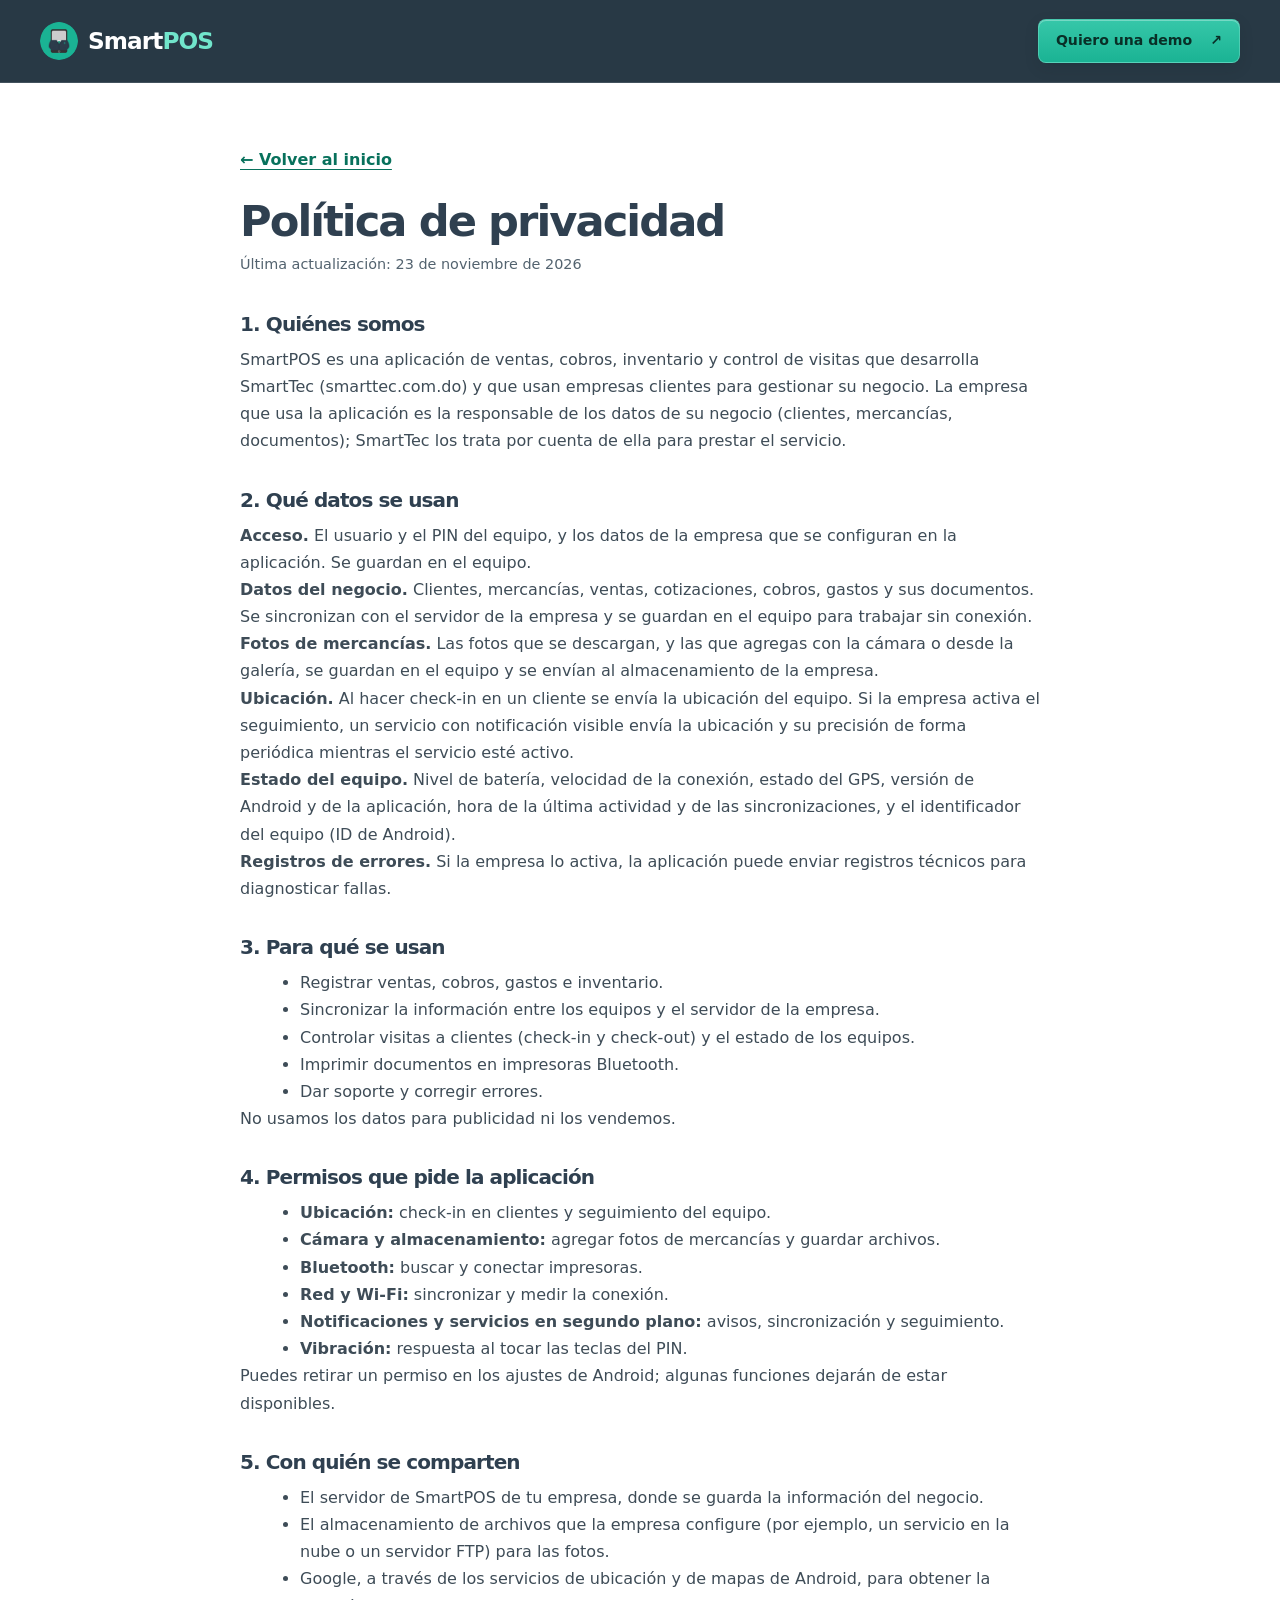
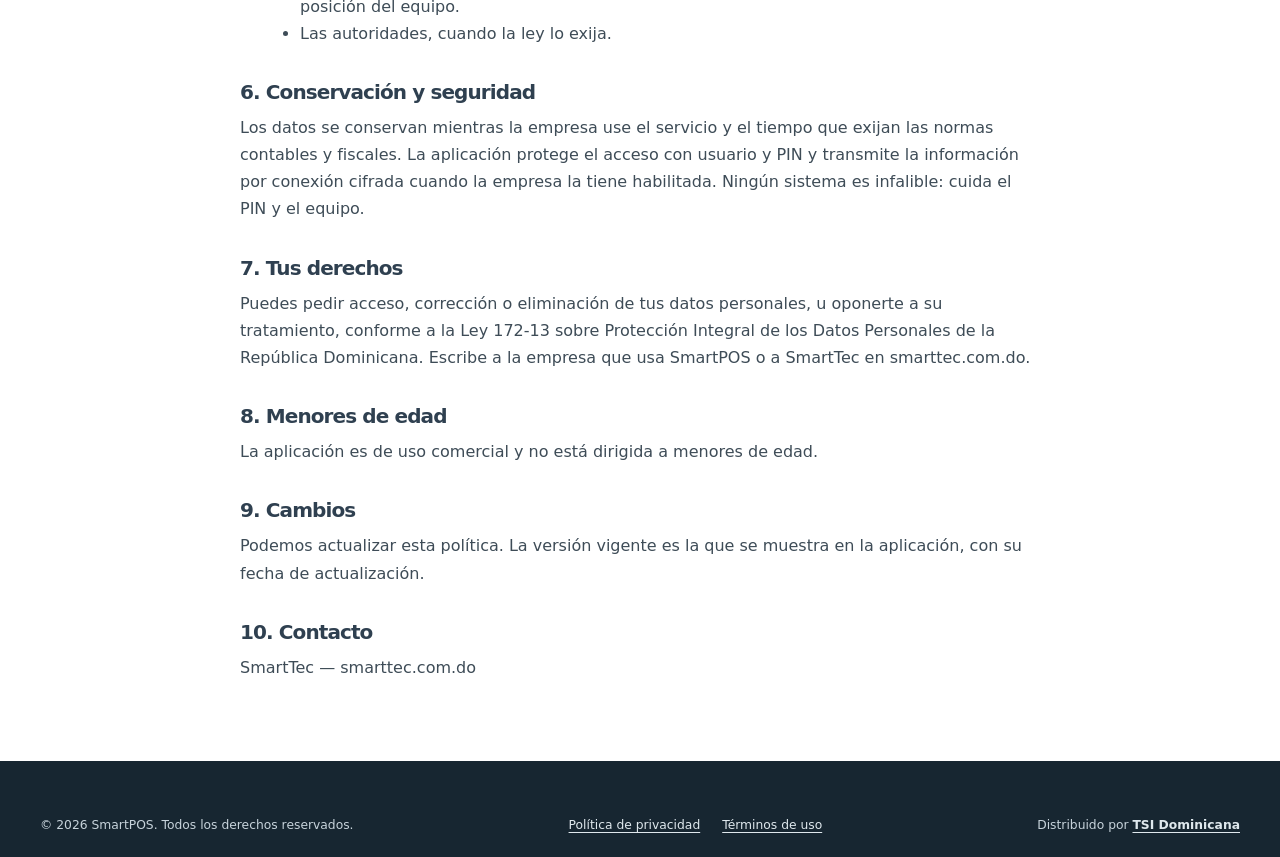
<file: privacidad.html>
<!doctype html>
<html lang="es">
<head>
<meta charset="utf-8">
<meta name="viewport" content="width=device-width, initial-scale=1">
<title>Política de privacidad · SmartPOS</title>
<meta name="description" content="Política de privacidad de la aplicación SmartPOS.">
<link rel="icon" href="favicon.ico?v=b4a240af" sizes="any">
<link rel="icon" type="image/png" sizes="32x32" href="assets/favicon-32.png?v=d5cd2c91">
<link rel="icon" type="image/png" sizes="192x192" href="assets/icon-192.png?v=b89b2a03">
<link rel="apple-touch-icon" href="assets/apple-touch-icon.png?v=e7a55068">
<link rel="manifest" href="manifest.webmanifest?v=994ffbb9">
<link rel="canonical" href="https://smartposapp.net/privacidad.html">
<meta property="og:type" content="website">
<meta property="og:site_name" content="SmartPOS">
<meta property="og:locale" content="es_DO">
<meta property="og:url" content="https://smartposapp.net/privacidad.html">
<meta property="og:title" content="Política de privacidad · SmartPOS">
<meta property="og:description" content="Cómo SmartPOS trata los datos en la aplicación para vendedores de ruta.">
<meta property="og:image" content="https://smartposapp.net/assets/og-image.jpg">
<meta property="og:image:secure_url" content="https://smartposapp.net/assets/og-image.jpg">
<meta property="og:image:type" content="image/jpeg">
<meta property="og:image:width" content="1200">
<meta property="og:image:height" content="630">
<meta property="og:image:alt" content="SmartPOS: vende y cobra con señal o sin ella. App para vendedores de ruta de República Dominicana.">
<meta name="twitter:card" content="summary_large_image">
<meta name="twitter:title" content="Política de privacidad · SmartPOS">
<meta name="twitter:description" content="Cómo SmartPOS trata los datos en la aplicación para vendedores de ruta.">
<meta name="twitter:image" content="https://smartposapp.net/assets/og-image.jpg">
<meta name="robots" content="index,follow">
<link rel="stylesheet" href="style.css?v=397f2ec0">
<style>
.legal { padding-block: 64px 80px; background: #fff; }
.legal .wrap { max-width: 800px; }
.legal h1 { margin-bottom: 8px; color: var(--steel); font-size: clamp(2rem, 4vw, 2.7rem); }
.legal .upd { margin-bottom: 36px; color: var(--muted); font-size: .9rem; }
.legal h2 { margin: 34px 0 10px; color: var(--steel); font-size: 1.25rem; }
.legal p, .legal li { color: #3e4c57; line-height: 1.7; }
.legal ul { margin: 10px 0 0 20px; }
.legal a { color: var(--green-ink); }
.legal__back { display: inline-block; margin-bottom: 26px; font-weight: 600; }
</style>
<script>
(function(){
  window.dataLayer=window.dataLayer||[];
  window.gtag=function(){dataLayer.push(arguments)};
  // Analytics solo cuenta visitas del sitio publicado (no pruebas locales).
  var live=/(^|\.)smartposapp\.net$/.test(location.hostname) && location.search.indexOf('noanim')<0;
  window.track=function(n,p){ if(live) gtag('event',n,p||{}); };
  if(!live) return;
  var s=document.createElement('script'); s.async=true; s.src='https://www.googletagmanager.com/gtag/js?id=G-PFV7B84JB6'; document.head.appendChild(s);
  gtag('js',new Date()); gtag('config','G-PFV7B84JB6');
})();
</script>
</head>
<body>
  <header class="nav" id="top">
    <div class="wrap nav__in">
      <a class="brand" href="index.html" aria-label="SmartPOS, inicio"><img src="assets/icon.png?v=32d2bb99" alt="" width="38" height="38"><span>Smart<b>POS</b></span></a>
      <nav class="nav__links" aria-label="Navegación principal"><a class="btn btn--small" href="index.html#contacto">Quiero una demo <span aria-hidden="true">↗</span></a></nav>
    </div>
  </header>
  <main class="legal">
    <div class="wrap">
      <a class="legal__back" href="index.html">← Volver al inicio</a>
      <h1>Política de privacidad</h1>
      <p class="upd">Última actualización: 23 de noviembre de 2026</p>

<h2>1. Quiénes somos</h2>
<p>SmartPOS es una aplicación de ventas, cobros, inventario y control de visitas que desarrolla SmartTec (smarttec.com.do) y que usan empresas clientes para gestionar su negocio. La empresa que usa la aplicación es la responsable de los datos de su negocio (clientes, mercancías, documentos); SmartTec los trata por cuenta de ella para prestar el servicio.</p>

<h2>2. Qué datos se usan</h2>
<p><b>Acceso.</b> El usuario y el PIN del equipo, y los datos de la empresa que se configuran en la aplicación. Se guardan en el equipo.</p>
<p><b>Datos del negocio.</b> Clientes, mercancías, ventas, cotizaciones, cobros, gastos y sus documentos. Se sincronizan con el servidor de la empresa y se guardan en el equipo para trabajar sin conexión.</p>
<p><b>Fotos de mercancías.</b> Las fotos que se descargan, y las que agregas con la cámara o desde la galería, se guardan en el equipo y se envían al almacenamiento de la empresa.</p>
<p><b>Ubicación.</b> Al hacer check-in en un cliente se envía la ubicación del equipo. Si la empresa activa el seguimiento, un servicio con notificación visible envía la ubicación y su precisión de forma periódica mientras el servicio esté activo.</p>
<p><b>Estado del equipo.</b> Nivel de batería, velocidad de la conexión, estado del GPS, versión de Android y de la aplicación, hora de la última actividad y de las sincronizaciones, y el identificador del equipo (ID de Android).</p>
<p><b>Registros de errores.</b> Si la empresa lo activa, la aplicación puede enviar registros técnicos para diagnosticar fallas.</p>

<h2>3. Para qué se usan</h2>
<ul>
<li>Registrar ventas, cobros, gastos e inventario.</li>
<li>Sincronizar la información entre los equipos y el servidor de la empresa.</li>
<li>Controlar visitas a clientes (check-in y check-out) y el estado de los equipos.</li>
<li>Imprimir documentos en impresoras Bluetooth.</li>
<li>Dar soporte y corregir errores.</li>
</ul>
<p>No usamos los datos para publicidad ni los vendemos.</p>

<h2>4. Permisos que pide la aplicación</h2>
<ul>
<li><b>Ubicación:</b> check-in en clientes y seguimiento del equipo.</li>
<li><b>Cámara y almacenamiento:</b> agregar fotos de mercancías y guardar archivos.</li>
<li><b>Bluetooth:</b> buscar y conectar impresoras.</li>
<li><b>Red y Wi-Fi:</b> sincronizar y medir la conexión.</li>
<li><b>Notificaciones y servicios en segundo plano:</b> avisos, sincronización y seguimiento.</li>
<li><b>Vibración:</b> respuesta al tocar las teclas del PIN.</li>
</ul>
<p>Puedes retirar un permiso en los ajustes de Android; algunas funciones dejarán de estar disponibles.</p>

<h2>5. Con quién se comparten</h2>
<ul>
<li>El servidor de SmartPOS de tu empresa, donde se guarda la información del negocio.</li>
<li>El almacenamiento de archivos que la empresa configure (por ejemplo, un servicio en la nube o un servidor FTP) para las fotos.</li>
<li>Google, a través de los servicios de ubicación y de mapas de Android, para obtener la posición del equipo.</li>
<li>Las autoridades, cuando la ley lo exija.</li>
</ul>

<h2>6. Conservación y seguridad</h2>
<p>Los datos se conservan mientras la empresa use el servicio y el tiempo que exijan las normas contables y fiscales. La aplicación protege el acceso con usuario y PIN y transmite la información por conexión cifrada cuando la empresa la tiene habilitada. Ningún sistema es infalible: cuida el PIN y el equipo.</p>

<h2>7. Tus derechos</h2>
<p>Puedes pedir acceso, corrección o eliminación de tus datos personales, u oponerte a su tratamiento, conforme a la Ley 172-13 sobre Protección Integral de los Datos Personales de la República Dominicana. Escribe a la empresa que usa SmartPOS o a SmartTec en smarttec.com.do.</p>

<h2>8. Menores de edad</h2>
<p>La aplicación es de uso comercial y no está dirigida a menores de edad.</p>

<h2>9. Cambios</h2>
<p>Podemos actualizar esta política. La versión vigente es la que se muestra en la aplicación, con su fecha de actualización.</p>

<h2>10. Contacto</h2>
<p>SmartTec — smarttec.com.do</p>
    </div>
  </main>
  <footer class="footer">
    <div class="wrap footer__bottom">
      <p>© <span id="year">2026</span> SmartPOS. Todos los derechos reservados.</p>
      <nav class="footer__legal" aria-label="Información legal"><a href="privacidad.html" aria-current="page">Política de privacidad</a><a href="terminos.html">Términos de uso</a></nav>
      <p class="footer__by">Distribuido por <a href="https://tsi.com.do" target="_blank" rel="noopener">TSI Dominicana</a></p>
    </div>
  </footer>
  <script>document.getElementById("year").textContent=new Date().getFullYear();</script>
</body>
</html>
</file>
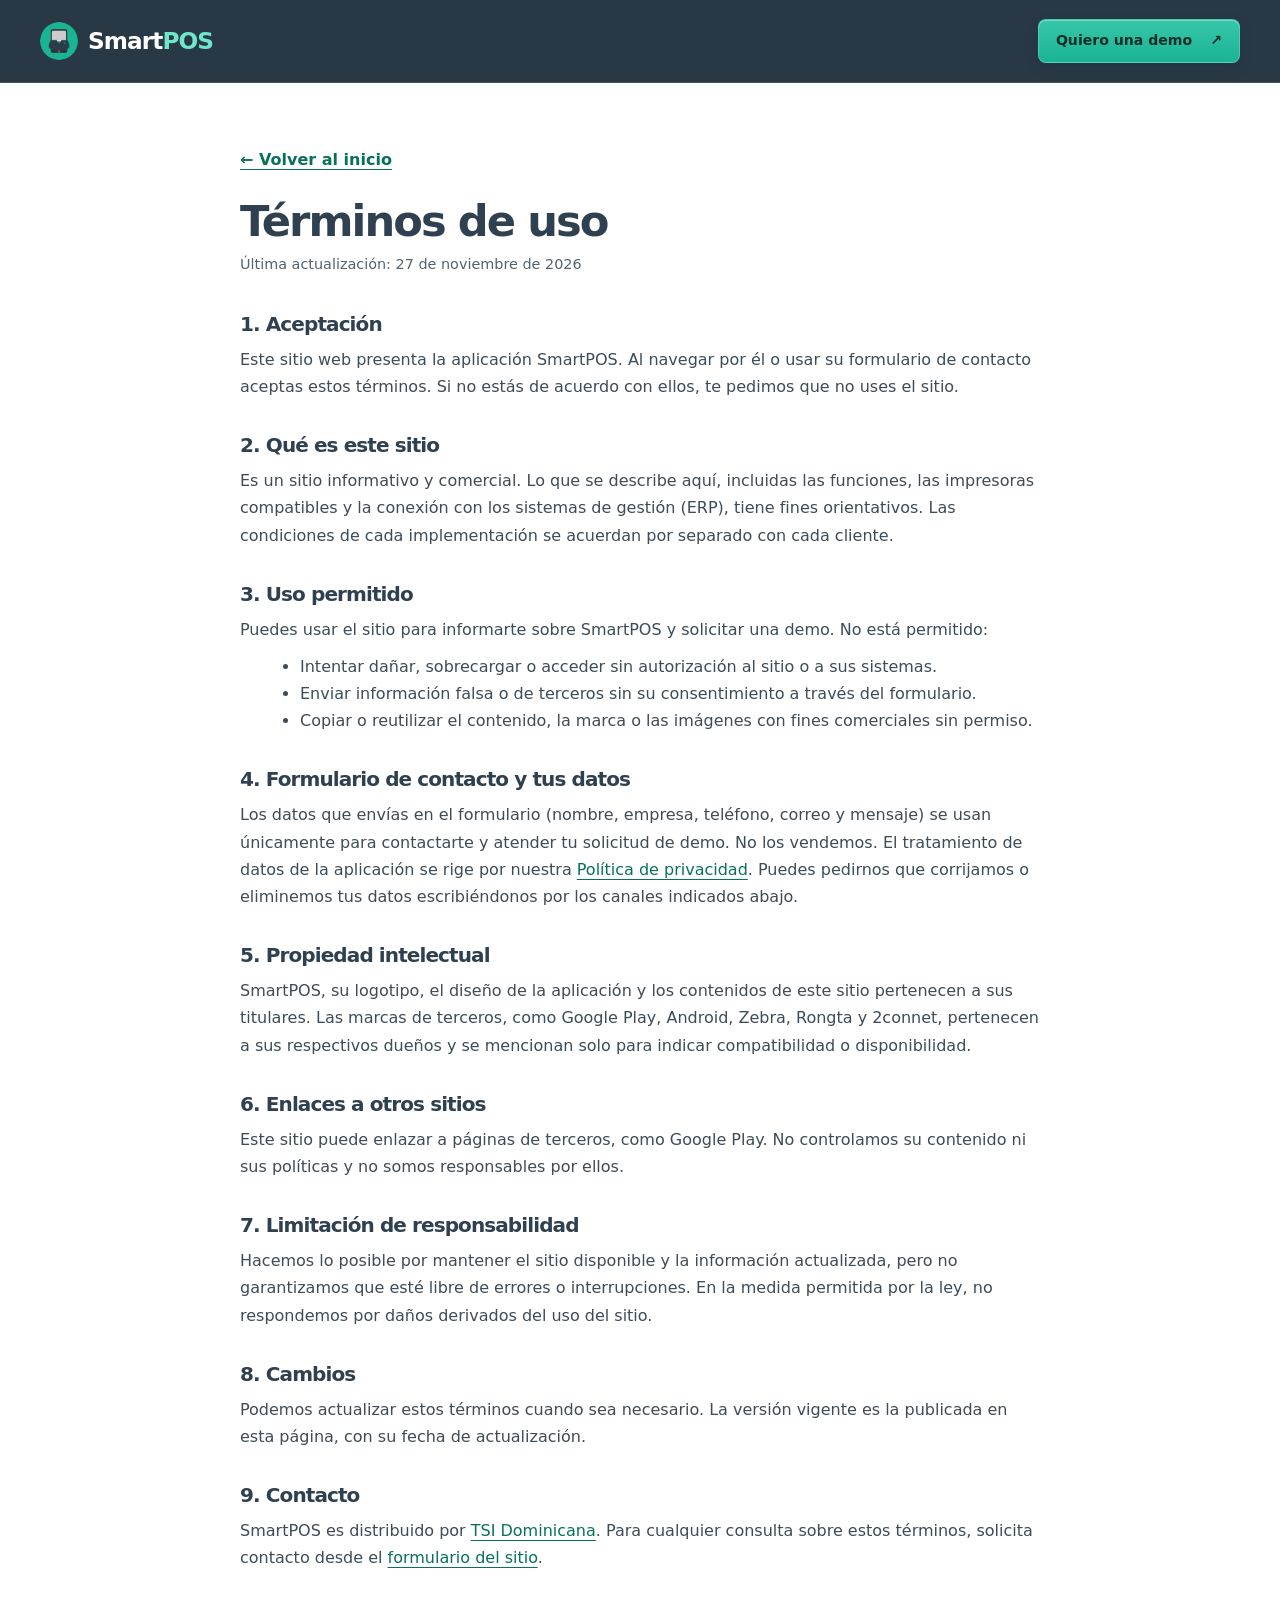
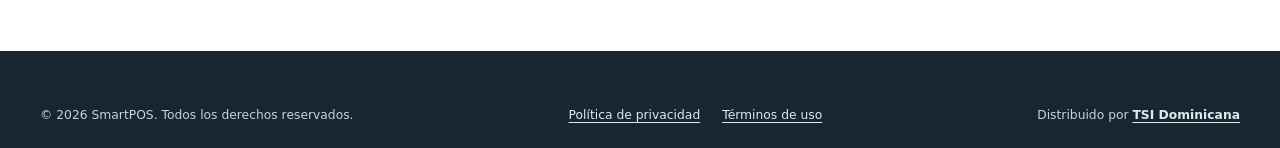
<file: terminos.html>
<!doctype html>
<html lang="es">
<head>
<meta charset="utf-8">
<meta name="viewport" content="width=device-width, initial-scale=1">
<title>Términos de uso · SmartPOS</title>
<meta name="description" content="Términos de uso del sitio web de SmartPOS.">
<link rel="icon" href="favicon.ico?v=b4a240af" sizes="any">
<link rel="icon" type="image/png" sizes="32x32" href="assets/favicon-32.png?v=d5cd2c91">
<link rel="icon" type="image/png" sizes="192x192" href="assets/icon-192.png?v=b89b2a03">
<link rel="apple-touch-icon" href="assets/apple-touch-icon.png?v=e7a55068">
<link rel="manifest" href="manifest.webmanifest?v=994ffbb9">
<link rel="canonical" href="https://smartposapp.net/terminos.html">
<meta property="og:type" content="website">
<meta property="og:site_name" content="SmartPOS">
<meta property="og:locale" content="es_DO">
<meta property="og:url" content="https://smartposapp.net/terminos.html">
<meta property="og:title" content="Términos de uso · SmartPOS">
<meta property="og:description" content="Términos de uso del sitio web de SmartPOS.">
<meta property="og:image" content="https://smartposapp.net/assets/og-image.jpg">
<meta property="og:image:secure_url" content="https://smartposapp.net/assets/og-image.jpg">
<meta property="og:image:type" content="image/jpeg">
<meta property="og:image:width" content="1200">
<meta property="og:image:height" content="630">
<meta property="og:image:alt" content="SmartPOS: vende y cobra con señal o sin ella. App para vendedores de ruta de República Dominicana.">
<meta name="twitter:card" content="summary_large_image">
<meta name="twitter:title" content="Términos de uso · SmartPOS">
<meta name="twitter:description" content="Términos de uso del sitio web de SmartPOS.">
<meta name="twitter:image" content="https://smartposapp.net/assets/og-image.jpg">
<meta name="robots" content="index,follow">
<link rel="stylesheet" href="style.css?v=397f2ec0">
<style>
.legal { padding-block: 64px 80px; background: #fff; }
.legal .wrap { max-width: 800px; }
.legal h1 { margin-bottom: 8px; color: var(--steel); font-size: clamp(2rem, 4vw, 2.7rem); }
.legal .upd { margin-bottom: 36px; color: var(--muted); font-size: .9rem; }
.legal h2 { margin: 34px 0 10px; color: var(--steel); font-size: 1.25rem; }
.legal p, .legal li { color: #3e4c57; line-height: 1.7; }
.legal ul { margin: 10px 0 0 20px; }
.legal a { color: var(--green-ink); }
.legal__back { display: inline-block; margin-bottom: 26px; font-weight: 600; }
</style>
<script>
(function(){
  window.dataLayer=window.dataLayer||[];
  window.gtag=function(){dataLayer.push(arguments)};
  // Analytics solo cuenta visitas del sitio publicado (no pruebas locales).
  var live=/(^|\.)smartposapp\.net$/.test(location.hostname) && location.search.indexOf('noanim')<0;
  window.track=function(n,p){ if(live) gtag('event',n,p||{}); };
  if(!live) return;
  var s=document.createElement('script'); s.async=true; s.src='https://www.googletagmanager.com/gtag/js?id=G-PFV7B84JB6'; document.head.appendChild(s);
  gtag('js',new Date()); gtag('config','G-PFV7B84JB6');
})();
</script>
</head>
<body>
  <header class="nav" id="top">
    <div class="wrap nav__in">
      <a class="brand" href="index.html" aria-label="SmartPOS, inicio"><img src="assets/icon.png?v=32d2bb99" alt="" width="38" height="38"><span>Smart<b>POS</b></span></a>
      <nav class="nav__links" aria-label="Navegación principal"><a class="btn btn--small" href="index.html#contacto">Quiero una demo <span aria-hidden="true">↗</span></a></nav>
    </div>
  </header>
  <main class="legal">
    <div class="wrap">
      <a class="legal__back" href="index.html">← Volver al inicio</a>
      <h1>Términos de uso</h1>
      <p class="upd">Última actualización: 27 de noviembre de 2026</p>

      <h2>1. Aceptación</h2>
      <p>Este sitio web presenta la aplicación SmartPOS. Al navegar por él o usar su formulario de contacto aceptas estos términos. Si no estás de acuerdo con ellos, te pedimos que no uses el sitio.</p>

      <h2>2. Qué es este sitio</h2>
      <p>Es un sitio informativo y comercial. Lo que se describe aquí, incluidas las funciones, las impresoras compatibles y la conexión con los sistemas de gestión (ERP), tiene fines orientativos. Las condiciones de cada implementación se acuerdan por separado con cada cliente.</p>

      <h2>3. Uso permitido</h2>
      <p>Puedes usar el sitio para informarte sobre SmartPOS y solicitar una demo. No está permitido:</p>
      <ul>
        <li>Intentar dañar, sobrecargar o acceder sin autorización al sitio o a sus sistemas.</li>
        <li>Enviar información falsa o de terceros sin su consentimiento a través del formulario.</li>
        <li>Copiar o reutilizar el contenido, la marca o las imágenes con fines comerciales sin permiso.</li>
      </ul>

      <h2>4. Formulario de contacto y tus datos</h2>
      <p>Los datos que envías en el formulario (nombre, empresa, teléfono, correo y mensaje) se usan únicamente para contactarte y atender tu solicitud de demo. No los vendemos. El tratamiento de datos de la aplicación se rige por nuestra <a href="privacidad.html">Política de privacidad</a>. Puedes pedirnos que corrijamos o eliminemos tus datos escribiéndonos por los canales indicados abajo.</p>

      <h2>5. Propiedad intelectual</h2>
      <p>SmartPOS, su logotipo, el diseño de la aplicación y los contenidos de este sitio pertenecen a sus titulares. Las marcas de terceros, como Google Play, Android, Zebra, Rongta y 2connet, pertenecen a sus respectivos dueños y se mencionan solo para indicar compatibilidad o disponibilidad.</p>

      <h2>6. Enlaces a otros sitios</h2>
      <p>Este sitio puede enlazar a páginas de terceros, como Google Play. No controlamos su contenido ni sus políticas y no somos responsables por ellos.</p>

      <h2>7. Limitación de responsabilidad</h2>
      <p>Hacemos lo posible por mantener el sitio disponible y la información actualizada, pero no garantizamos que esté libre de errores o interrupciones. En la medida permitida por la ley, no respondemos por daños derivados del uso del sitio.</p>

      <h2>8. Cambios</h2>
      <p>Podemos actualizar estos términos cuando sea necesario. La versión vigente es la publicada en esta página, con su fecha de actualización.</p>

      <h2>9. Contacto</h2>
      <p>SmartPOS es distribuido por <a href="https://tsi.com.do" target="_blank" rel="noopener">TSI Dominicana</a>. Para cualquier consulta sobre estos términos, solicita contacto desde el <a href="index.html#contacto">formulario del sitio</a>.</p>
    </div>
  </main>
  <footer class="footer">
    <div class="wrap footer__bottom">
      <p>© <span id="year">2026</span> SmartPOS. Todos los derechos reservados.</p>
      <nav class="footer__legal" aria-label="Información legal"><a href="privacidad.html">Política de privacidad</a><a href="terminos.html" aria-current="page">Términos de uso</a></nav>
      <p class="footer__by">Distribuido por <a href="https://tsi.com.do" target="_blank" rel="noopener">TSI Dominicana</a></p>
    </div>
  </footer>
  <script>document.getElementById("year").textContent=new Date().getFullYear();</script>
</body>
</html>
</file>
<file: style.css>
﻿:root {
  color-scheme: light;
  --steel: #2f4050;
  --steel-deep: #172631;
  --steel-dark: #203340;
  --silver: #e7eaec;
  --silver-edge: #c4cdd3;
  --paper: #f5f7f8;
  --green: #1ab394;
  --green-light: #71e5cb;
  --green-ink: #08715c;
  --ink: #243746;
  --muted: #53636f;
  --metal: linear-gradient(125deg, #fbfcfd 0%, #e3e8eb 35%, #f7f9fa 57%, #d1d9df 100%);
  --metal-dark: linear-gradient(125deg, #233644 0%, #2f4050 42%, #20323f 74%, #314755 100%);
  --radius: 16px;
}
* { box-sizing: border-box; }
html { scroll-behavior: smooth; scroll-padding-top: 104px; }
body { margin: 0; background: #fff; color: var(--ink); font: 1rem/1.65 "Segoe UI", system-ui, -apple-system, BlinkMacSystemFont, sans-serif; -webkit-font-smoothing: antialiased; }
h1, h2, h3, p, figure { margin: 0; }
h1, h2, h3 { text-wrap: balance; }
h1, h2 { font-weight: 750; letter-spacing: -.045em; }
h2 { font-size: clamp(2rem, 3.4vw, 2.9rem); line-height: 1.15; }
h3 { font-size: 1.2rem; line-height: 1.35; letter-spacing: -.02em; font-weight: 700; }
a { color: inherit; text-underline-offset: .25em; }
button { font: inherit; }
img, svg { vertical-align: middle; }
img { max-width: 100%; height: auto; }
button, a, summary { -webkit-tap-highlight-color: transparent; }
:focus-visible { outline: 3px solid var(--green-ink); outline-offset: 5px; }
.hero :focus-visible, .nav :focus-visible, .contact :focus-visible, .footer :focus-visible { outline-color: var(--green-light); }
[hidden] { display: none !important; }
.wrap { width: min(1200px, calc(100% - 80px)); margin-inline: auto; }
.icon { display: inline-block; flex: 0 0 auto; width: 24px; height: 24px; fill: none; stroke: currentColor; stroke-width: 1.65; stroke-linecap: round; stroke-linejoin: round; }
.skip-link { position: fixed; z-index: 100; top: 10px; left: 12px; padding: 12px 20px; border-radius: 6px; background: #fff; color: var(--steel-deep); transform: translateY(-180%); font-weight: 700; }
.skip-link:focus { transform: none; }
/* Navegación: todos los enlaces siguen disponibles sin JavaScript. */
.nav { position: sticky; top: 0; z-index: 50; background: #20313ef5; border-bottom: 1px solid #ffffff20; backdrop-filter: blur(16px); color: #fff; }
.nav__in { min-height: 82px; display: flex; align-items: center; justify-content: space-between; gap: 28px; }
.brand { display: inline-flex; align-items: center; gap: 10px; text-decoration: none; font-size: 1.45rem; letter-spacing: -.04em; font-weight: 650; white-space: nowrap; }
.brand img { border-radius: 50%; }
.brand b { color: var(--green-light); font-weight: 750; }
.nav__links { display: flex; align-items: center; gap: clamp(18px, 2vw, 30px); }
.nav__links > a:not(.btn) { display: inline-flex; align-items: center; min-height: 44px; font-size: .9rem; font-weight: 550; color: #e0e7eb; text-decoration: none; }
.nav__links > a:not(.btn):hover { color: var(--green-light); }
.menu-toggle { display: none; align-items: center; gap: 10px; min-height: 44px; padding: 8px 12px; color: #fff; background: transparent; border: 1px solid #ffffff45; border-radius: 8px; cursor: pointer; }
/* El verde de marca lleva texto oscuro para mantener el contraste. */
.btn { display: inline-flex; align-items: center; justify-content: center; gap: 16px; min-height: 54px; padding: 14px 23px; border: 1px solid #82e2ce70; border-radius: 8px; background: linear-gradient(180deg, #36c7a9 0%, #1ab394 100%); color: #092f27; box-shadow: inset 0 1px 0 #ffffff50, 0 5px 14px #091b1c26; font-size: .98rem; line-height: 1.4; font-weight: 750; text-align: center; text-decoration: none; transition: background .2s, box-shadow .2s; }
.btn:hover { background: linear-gradient(180deg, #65dfc4, #35c6a7); box-shadow: inset 0 1px 0 #ffffff80, 0 6px 20px #071a1c40; }
.btn--small { min-height: 44px; padding: 10px 17px; font-size: .88rem; gap: 18px; }
.text-link { display: inline-flex; align-items: center; gap: 12px; min-height: 44px; color: var(--green-ink); font-weight: 650; text-decoration-thickness: 1px; }
.text-link:hover { text-decoration-thickness: 2px; }
.text-link--light { color: #e3eaee; font-size: .94rem; }
.actions { display: flex; flex-wrap: wrap; align-items: center; gap: 16px 24px; margin-top: 30px; }
.eyebrow { margin-bottom: 18px; color: var(--green-ink); font-size: .76rem; line-height: 1.6; font-weight: 750; letter-spacing: .12em; text-transform: uppercase; }
.eyebrow--light { color: var(--green-light); }
.status-dot { display: inline-block; flex: 0 0 auto; width: 7px; height: 7px; border-radius: 50%; background: currentColor; }
/* Acero cepillado: reflejos suaves, textura fina y bordes de luz. */
.hero { position: relative; isolation: isolate; overflow: hidden; color: #fff; background: radial-gradient(ellipse at 83% 60%, #1ab39416, transparent 48%), var(--metal-dark); }
.hero::before, .contact::before { content: ""; position: absolute; z-index: -1; inset: 0; opacity: .35; background: repeating-linear-gradient(0deg, #ffffff05 0, #ffffff05 1px, transparent 1px, transparent 4px); pointer-events: none; }
.hero__in { display: grid; grid-template-columns: 1.14fr 1fr; align-items: center; gap: 36px; padding-top: 50px; padding-bottom: 40px; }
.hero__text { position: relative; z-index: 2; }
.hero .eyebrow { display: flex; align-items: center; gap: 10px; margin-bottom: 24px; }
h1 { font-size: clamp(3rem, 5.4vw, 4.6rem); line-height: 1.04; }
h1 > span { color: #e4ecef; background: linear-gradient(110deg, #fff 4%, #d9e3e8 48%, #8bc8c0 100%); background-clip: text; -webkit-background-clip: text; -webkit-text-fill-color: transparent; }
.hero__lead { max-width: 510px; margin-top: 27px; color: #d6e0e6; font-size: 1.13rem; line-height: 1.7; }
.hero__support { margin-top: 18px; color: #f0f4f6; font-size: .96rem; font-weight: 600; }
.hero__origin { display: flex; align-items: center; gap: 9px; margin-top: 28px; color: #c0ced8; font-size: .79rem; }
.origin-mark { width: 17px; height: 12px; flex: 0 0 auto; background: linear-gradient(90deg, transparent 40%, #e4e9ef 40%, #e4e9ef 60%, transparent 60%), linear-gradient(0deg, transparent 38%, #e4e9ef 38%, #e4e9ef 62%, transparent 62%), conic-gradient(#ac444c 0 25%, #365d86 0 50%, #ac444c 0 75%, #365d86 0); border-radius: 1px; }
.hero__bottom { display: flex; flex-wrap: wrap; justify-content: space-between; gap: 12px; padding-block: 19px; border-top: 1px solid #ffffff24; color: #c5d1d9; font-size: .81rem; }
.hero__bottom a { display: inline-flex; align-items: center; gap: 24px; min-height: 28px; text-decoration: none; }
.hero__bottom a:hover { color: #fff; text-decoration: underline; }
/* Vista ilustrativa en HTML/CSS, sin montos ni clientes ficticios. */
.hero__visual { min-width: 0; }
.route-art { position: relative; display: grid; place-items: center; min-height: 540px; padding-bottom: 40px; }
.route-art::before { content: ""; position: absolute; width: 380px; height: 380px; max-width: 100%; border: 1px solid #ffffff0c; border-radius: 50%; background: radial-gradient(circle, #1ab39410, transparent 70%); box-shadow: 0 0 0 38px #ffffff02, 0 0 0 76px #ffffff02; }
.route-line { position: absolute; inset: 0; width: 100%; height: 100%; color: #85a9b063; }
.visual-label { position: absolute; z-index: 2; top: 8px; right: 0; display: flex; align-items: center; gap: 10px; padding: 12px 16px; border: 1px solid #ffffff30; border-radius: 8px; background: #344956; box-shadow: inset 0 1px 0 #ffffff0d, 0 8px 24px #12242d40; color: #e0e8ed; font-size: .76rem; font-weight: 550; }
.visual-label .icon { width: 20px; height: 20px; color: var(--green-light); }
.phone { position: relative; z-index: 1; width: 296px; margin-top: 20px; padding: 9px; border: 1px solid #b1bdc6; border-radius: 42px; background: linear-gradient(115deg, #aab5bd, #4d606e 13%, #182a36 30%, #63747e 78%, #b9c5cd); box-shadow: inset 0 0 0 3px #14232f, 15px 32px 50px #0c1c2870, -1px -1px 0 #ffffff25; transform: rotate(3deg); }
.phone__camera { position: absolute; z-index: 2; top: 19px; left: 50%; width: 68px; height: 15px; border-radius: 12px; background: #15252f; transform: translateX(-50%); }
.phone__screen { overflow: hidden; border: 1px solid #0f202a; border-radius: 33px; background: #f4f6f8; color: var(--ink); }
.phone__header { display: flex; align-items: center; gap: 8px; padding: 40px 17px 17px; background: var(--steel); color: #fff; font-size: .95rem; }
.phone__header > span { margin-left: auto; font-size: .65rem; color: #d0dce4; }
.phone__body { padding: 20px 17px 18px; }
.phone__status { display: inline-flex; align-items: center; gap: 6px; padding: 4px 8px; border: 1px solid #d5dde2; border-radius: 5px; background: #e8edf0; color: #56636d; font-size: .65rem; font-weight: 650; }
.phone__eyebrow { margin-top: 19px; color: #5b6e7b; font-size: .59rem; font-weight: 700; letter-spacing: .12em; }
.phone__title { margin-top: 3px; font-size: 1.12rem; font-weight: 750; letter-spacing: -.025em; }
.phone__description { margin-top: 4px; font-size: .66rem; color: var(--muted); }
.phone__activity { display: flex; align-items: center; gap: 10px; margin-top: 13px; padding: 12px 9px; border: 1px solid #dce3e7; border-radius: 9px; background: #fff; box-shadow: 0 2px 5px #2f405007; }
.phone__icon { display: grid; place-items: center; width: 31px; height: 34px; border-radius: 6px; background: #edf5f3; color: var(--green-ink); }
.phone__icon .icon { width: 19px; height: 19px; }
.phone__activity b, .phone__activity small { display: block; }
.phone__activity b { font-size: .72rem; }
.phone__activity small { color: var(--muted); font-size: .59rem; }
.phone__activity .check { width: 15px; height: 15px; margin-left: auto; color: var(--green-ink); }
.phone__receipt { display: flex; align-items: center; justify-content: center; gap: 8px; margin-top: 17px; padding: 11px 5px; border: 1px solid #cad4dc; border-radius: 7px; background: var(--metal); color: var(--steel); font-size: .68rem; font-weight: 650; }
.phone__receipt .icon { width: 17px; height: 17px; }
.phone__sync { display: flex; align-items: center; gap: 10px; padding: 13px 17px; border-top: 1px solid #cce2db; background: #e0f0ea; color: #22614f; font-size: .66rem; line-height: 1.5; }
.phone__sync .icon { width: 22px; height: 22px; }
.phone__home { width: 82px; height: 4px; margin: 13px auto 8px; border-radius: 4px; background: #a6b2bb; }
.saved-label { position: absolute; z-index: 3; left: 0; bottom: 0; display: flex; align-items: center; gap: 11px; padding: 14px 20px 14px 14px; border: 1px solid #fff; border-radius: 10px; background: var(--metal); color: var(--steel-deep); box-shadow: inset 0 1px 0 #fff, 0 12px 35px #091c3050; }
.saved-label__icon { display: grid; place-items: center; width: 34px; height: 34px; border-radius: 50%; border: 1px solid #b2d9ce; background: #d1ebe2; color: var(--green-ink); }
.saved-label b, .saved-label div > span { display: block; }
.saved-label b { font-size: .85rem; }
.saved-label div > span { font-size: .68rem; color: var(--muted); }
.hero__visual figcaption { margin-top: 12px; text-align: center; color: #b6c7d1; font-size: .68rem; }
.assurance { border-bottom: 1px solid #c6cfd6; background: var(--metal); box-shadow: inset 0 1px 0 #fff; }
.assurance__in { display: grid; grid-template-columns: 1fr repeat(3, 1.1fr); align-items: center; gap: 26px; padding-block: 28px; }
.assurance p { font-size: .87rem; line-height: 1.5; }
.assurance__in > span { display: flex; align-items: center; gap: 12px; padding-left: 25px; border-left: 1px solid #b1bdc87d; font-size: .84rem; font-weight: 600; }
.assurance .icon { width: 25px; height: 25px; color: #476274; }
/* Secciones y tarjetas. */
.section { padding-block: 100px; }
.section-heading { max-width: 720px; margin: 0 auto 44px; text-align: center; }
.section-heading > p:last-child { max-width: 580px; margin: 20px auto 0; color: var(--muted); font-size: 1.05rem; }
.grid { display: grid; gap: 24px; }
.grid--three { grid-template-columns: repeat(3, minmax(0, 1fr)); }
.grid--four { grid-template-columns: repeat(4, minmax(0, 1fr)); }
.benefit-card { position: relative; display: flex; flex-direction: column; align-items: flex-start; padding: 30px; overflow: hidden; border: 1px solid #ced7dd; border-radius: var(--radius); background: linear-gradient(140deg, #fff 35%, #f0f3f5); box-shadow: inset 0 1px 0 #fff, 0 8px 22px #283e4e06; }
.benefit-card::before { content: ""; position: absolute; top: 0; left: 30px; right: 30px; height: 2px; background: linear-gradient(90deg, #1ab394, #1ab39400); }
.icon-tile { display: grid; place-items: center; width: 48px; height: 48px; margin-bottom: 26px; border: 1px solid #526877; border-radius: 11px; background: var(--metal-dark); box-shadow: inset 0 1px 0 #ffffff25, 0 4px 8px #2f40501a; color: var(--green-light); }
.benefit-card h3 { max-width: 240px; margin-bottom: 15px; font-size: 1.23rem; }
.benefit-card > p { margin-bottom: 24px; color: var(--muted); font-size: .96rem; }
.card-note { display: block; width: 100%; margin-top: auto; padding-top: 16px; border-top: 1px solid #d4dde3; color: var(--green-ink); font-size: .79rem; font-weight: 650; }
a.card-note { display: flex; align-items: center; justify-content: space-between; gap: 8px; min-height: 44px; }
.section--steel { color: #fff; background: var(--metal-dark); box-shadow: inset 0 1px 0 #ffffff12; }
.section-heading--split { display: grid; grid-template-columns: 1.5fr 1fr; gap: 80px; align-items: end; max-width: none; text-align: left; }
.section-heading--split > p:last-child { margin: 0 0 4px; color: #c7d3db; font-size: 1rem; }
.feature-grid { gap: 0; border: 1px solid #ffffff29; border-radius: var(--radius); overflow: hidden; background: #1528341a; }
.feature { padding: 30px; border-right: 1px solid #ffffff20; }
.feature:nth-child(3n) { border-right: 0; }
.feature:nth-child(-n+3) { border-bottom: 1px solid #ffffff20; }
.feature > .icon { width: 28px; height: 28px; margin-bottom: 24px; color: var(--green-light); }
.feature h3 { margin-bottom: 11px; font-size: 1.12rem; }
.feature p { color: #c4d0d9; font-size: .94rem; }
.offline-note { display: flex; align-items: center; justify-content: center; gap: 16px; margin-top: 30px; color: #c4d0d9; font-size: .86rem; }
.offline-note .icon { color: var(--green-light); }
.offline-note b { color: #fff; font-weight: 600; }
.section--silver { border-bottom: 1px solid #d9e0e5; background: linear-gradient(130deg, #ecf0f3, #f9fafb 50%, #e7ecef); }
.sectors { gap: 16px; }
.sector { padding: 27px 24px; border: 1px solid #cbd5dc; border-radius: 12px; background: #ffffff82; box-shadow: inset 0 1px 0 #fff; }
.sector > .icon { width: 31px; height: 31px; margin-bottom: 26px; color: #446675; }
.sector h3 { margin-bottom: 12px; font-size: 1.16rem; }
.sector p { color: var(--muted); font-size: .92rem; }
.sectors__note { margin-top: 28px; color: var(--muted); text-align: center; font-size: .9rem; }
.system-layout { display: grid; grid-template-columns: 1.1fr 1fr; gap: 90px; align-items: center; }
.system-copy > p:not(.eyebrow) { max-width: 550px; margin-top: 22px; color: var(--muted); }
.system-copy .text-link { margin-top: 20px; }
.system-panel { position: relative; padding: 30px 36px 20px; border: 1px solid var(--silver-edge); border-radius: 20px; background: repeating-linear-gradient(0deg, #ffffff14 0, #ffffff14 1px, transparent 1px, transparent 4px), var(--metal); box-shadow: inset 0 1px 0 #fff, 0 15px 40px #2f40500a; }
.system-node { display: flex; align-items: center; gap: 17px; padding: 18px 22px; border: 1px solid #c6d0d7; border-radius: 10px; background: #f9fbfc; box-shadow: 0 3px 8px #2f405009, inset 0 1px 0 #fff; }
.system-node > .icon { width: 31px; height: 31px; color: #587181; }
.system-node b, .system-node span { display: block; }
.system-node b { font-size: .98rem; font-weight: 650; }
.system-node span { font-size: .74rem; color: var(--muted); }
.system-node--pos { padding: 18px; border-color: #536e79; background: var(--metal-dark); color: #fff; box-shadow: inset 0 1px 0 #ffffff25, 0 0 0 4px #1ab39413; }
.system-node--pos img { border-radius: 50%; }
.system-node--pos b { font-size: 1.2rem; }
.system-node--pos span { color: #c9d7df; }
.system-node--pos > .icon { width: 22px; height: 22px; margin-left: auto; color: var(--green-light); }
.system-connector { display: flex; flex-direction: column; align-items: center; padding-block: 3px; color: var(--green-ink); }
.system-connector span { height: 8px; width: 1px; background: #91abae; }
.system-connector .icon { height: 20px; width: 20px; }
.system-panel > p { margin-top: 17px; color: var(--muted); font-size: .7rem; text-align: center; }
.section--paper { border-block: 1px solid #dce3e8; background: var(--paper); }
.onboarding { gap: 44px; margin-block: 0; padding: 10px 0 0; list-style: none; }
.onboarding li { position: relative; padding-top: 26px; border-top: 1px solid #bccbd4; }
.onboarding li::before { content: ""; position: absolute; top: -3px; left: 0; width: 5px; height: 5px; border-radius: 50%; background: var(--green-ink); }
.step-number { display: block; margin-bottom: 20px; color: #526c7b; font-size: .8rem; font-weight: 650; letter-spacing: .08em; }
.onboarding h3 { margin-bottom: 12px; font-size: 1.16rem; }
.onboarding p { color: var(--muted); font-size: .96rem; }
/* Acordeón nativo, utilizable con teclado y sin JavaScript. */
.faq-layout { display: grid; grid-template-columns: .85fr 1.35fr; gap: 90px; }
.faq-intro > p:not(.eyebrow) { max-width: 320px; margin-top: 22px; color: var(--muted); }
.faq-intro .text-link { margin-top: 23px; font-size: .92rem; }
.faq-list { border-top: 1px solid #cbd6dd; }
.faq-list details { border-bottom: 1px solid #cbd6dd; }
.faq-list summary { position: relative; display: block; padding: 23px 38px 23px 0; color: var(--ink); font-size: 1rem; line-height: 1.5; font-weight: 650; list-style: none; cursor: pointer; }
.faq-list summary::-webkit-details-marker { display: none; }
.faq-list summary::after { content: "+"; position: absolute; right: 3px; top: 22px; display: grid; place-items: center; width: 25px; height: 25px; color: var(--green-ink); font-size: 1.5rem; line-height: 1; font-weight: 400; }
.faq-list details[open] summary::after { content: "−"; }
.faq-list summary:hover { color: var(--green-ink); }
.faq-list summary:focus-visible { outline-offset: 1px; }
.faq-answer { padding: 0 32px 24px 0; color: var(--muted); font-size: .95rem; }
.contact { position: relative; isolation: isolate; padding-block: 76px; border-top: 1px solid #ffffff20; color: #fff; background: radial-gradient(ellipse at 5% 100%, #1ab39416, transparent 60%), var(--metal-dark); }
.contact__in { display: grid; grid-template-columns: 1.35fr 1fr; align-items: center; gap: 85px; }
.contact h2 { font-size: clamp(2rem, 3vw, 2.65rem); }
.contact__in > div > p:not(.eyebrow) { max-width: 470px; margin-top: 24px; color: #c8d5dd; }
.contact-card { padding: 30px; border: 1px solid #ffffff35; border-radius: 14px; background: linear-gradient(130deg, #ffffff0f, #ffffff04); box-shadow: inset 0 1px 0 #ffffff0c; }
.contact-card__label { display: block; margin-bottom: 13px; color: var(--green-light); font-size: .66rem; font-weight: 700; letter-spacing: .1em; }
.contact-card h3 { max-width: 300px; font-size: 1.4rem; }
.contact__in .contact-card > p { margin-top: 15px; color: #ccd8e0; font-size: .9rem; }
.contact__in .contact-card .contact-pending { display: flex; align-items: flex-start; gap: 10px; margin-top: 24px; padding-top: 20px; border-top: 1px solid #ffffff25; color: #e2e9ed; font-size: .8rem; }
.contact-pending .icon { width: 20px; height: 20px; }
.footer { padding-block: 27px; background: var(--steel-deep); color: #c7d3db; }
.footer__in { display: flex; align-items: center; justify-content: space-between; gap: 20px; }
.footer .brand { color: #fff; font-size: 1.2rem; }
.footer p { font-size: .77rem; }
.footer__in > a:last-child { display: inline-flex; align-items: center; gap: 16px; min-height: 44px; font-size: .77rem; text-decoration: none; }
.footer__in > a:last-child:hover { text-decoration: underline; }
@media (min-width: 1500px) {
  .hero__in { padding-top: 90px; padding-bottom: 70px; }
}
@media (max-width: 1100px) {
  .wrap { width: calc(100% - 56px); }
  .nav__links { gap: 18px; }
  .hero__in { gap: 12px; }
  h1 { font-size: 3.7rem; }
  .hero .eyebrow { font-size: .67rem; }
  .hero__lead { font-size: 1.04rem; }
  .actions { gap: 12px; }
  .visual-label { right: -7px; font-size: .68rem; padding-inline: 12px; }
  .saved-label { left: 0; padding: 12px; }
  .benefit-card, .feature { padding: 25px; }
  .assurance__in { gap: 16px; }
  .assurance__in > span { padding-left: 15px; font-size: .77rem; gap: 9px; }
  .section-heading--split, .system-layout, .faq-layout, .contact__in { gap: 44px; }
  .system-panel { padding-inline: 22px; }
  .sector { padding: 24px 20px; }
}
@media (max-width: 960px) {
  html { scroll-padding-top: 94px; }
  .nav__in { min-height: 74px; flex-wrap: wrap; gap: 0; padding-block: 15px; }
  .nav__links { width: 100%; flex-wrap: wrap; gap: 6px 22px; padding-top: 15px; }
  .has-menu .menu-toggle { display: inline-flex; }
  .has-menu .nav__links { display: none; }
  .has-menu .nav__links.is-open { display: flex; }
  .hero__in { grid-template-columns: 1.12fr 1fr; padding-top: 45px; }
  h1 { font-size: clamp(2.8rem, 5.6vw, 3.5rem); }
  .hero__support { font-size: .88rem; }
  .hero__origin { font-size: .7rem; }
  .route-art { min-height: 530px; }
  .visual-label { top: 0; right: 0; }
  .saved-label { left: 0; }
  .phone { width: 280px; }
  .hero__visual figcaption { margin-top: 16px; font-size: .62rem; }
  .assurance__in { grid-template-columns: repeat(2, minmax(0, 1fr)); gap: 22px; }
  .assurance__in > span { font-size: .84rem; padding-left: 0; border: 0; }
  .section { padding-block: 76px; }
  .grid--four { grid-template-columns: repeat(2, minmax(0, 1fr)); }
  .benefit-card { padding: 25px 22px; }
  .benefit-card h3 { font-size: 1.12rem; }
  .benefit-card > p { font-size: .91rem; }
  .section-heading--split { grid-template-columns: 1.4fr 1fr; gap: 30px; }
  .system-layout { gap: 32px; }
  .system-node { padding-inline: 15px; gap: 12px; }
  .system-panel { padding-inline: 18px; }
  .faq-layout { grid-template-columns: .8fr 1.3fr; gap: 35px; }
  .onboarding { gap: 26px; }
  .contact__in { gap: 35px; }
  .contact-card { padding: 24px; }
}
@media (max-width: 760px) {
  .wrap { width: calc(100% - 40px); }
  .hero__in { grid-template-columns: 1fr; gap: 32px; padding-block: 42px 34px; }
  .hero__text { max-width: 570px; }
  .hero .eyebrow { font-size: .65rem; margin-bottom: 22px; }
  h1 { max-width: 560px; font-size: clamp(2.8rem, 8vw, 3.9rem); }
  .hero__lead { max-width: 520px; margin-top: 24px; font-size: 1.06rem; }
  .hero__support { font-size: .94rem; }
  .actions { gap: 12px 22px; margin-top: 25px; }
  .hero__origin { font-size: .73rem; margin-top: 22px; }
  .hero__visual { width: min(460px, 100%); justify-self: center; }
  .route-art { min-height: 530px; }
  .visual-label { top: 0; right: 0; font-size: .73rem; }
  .phone { width: 286px; margin-top: 15px; }
  .saved-label { left: 0; }
  .hero__visual figcaption { margin-top: 8px; font-size: .67rem; }
  .hero__bottom { padding-block: 15px; font-size: .72rem; }
  .hero__bottom > span { max-width: 200px; }
  .hero__bottom a { gap: 10px; }
  .assurance__in { gap: 24px 20px; padding-block: 24px; }
  .assurance__in > span { font-size: .79rem; gap: 10px; }
  .assurance p { font-size: .84rem; }
  .assurance .icon { width: 23px; height: 23px; }
  .section { padding-block: 64px; }
  h2 { font-size: clamp(1.85rem, 5.5vw, 2.5rem); }
  .eyebrow { font-size: .68rem; margin-bottom: 14px; }
  .section-heading { margin-bottom: 32px; }
  .section-heading > p:last-child { font-size: .98rem; }
  .grid--three { grid-template-columns: 1fr; }
  .benefit-card { padding: 28px; }
  .benefit-card h3 { max-width: none; font-size: 1.22rem; }
  .benefit-card > p { font-size: .98rem; }
  .icon-tile { margin-bottom: 20px; }
  .card-note { font-size: .85rem; }
  .section-heading--split { grid-template-columns: 1fr; gap: 20px; }
  .section-heading--split > p:last-child { max-width: 500px; margin: 0; }
  .feature-grid { grid-template-columns: repeat(2, minmax(0, 1fr)); }
  .feature { padding: 25px 22px; }
  .feature:nth-child(n) { border-right: 1px solid #ffffff20; border-bottom: 1px solid #ffffff20; }
  .feature:nth-child(2n) { border-right: 0; }
  .feature:nth-last-child(-n+2) { border-bottom: 0; }
  .feature > .icon { margin-bottom: 18px; }
  .feature p { font-size: .93rem; }
  .offline-note { align-items: flex-start; justify-content: flex-start; font-size: .83rem; }
  .sector { padding: 25px; }
  .system-layout, .faq-layout, .contact__in { grid-template-columns: 1fr; gap: 36px; }
  .system-panel { width: min(440px, 100%); justify-self: center; padding: 26px 30px 20px; }
  .system-copy > p:not(.eyebrow) { margin-top: 19px; }
  .onboarding { gap: 28px; }
  .onboarding li { padding-left: 52px; padding-top: 22px; }
  .step-number { position: absolute; top: 26px; left: 0; }
  .onboarding h3 { max-width: 370px; }
  .faq-intro > p:not(.eyebrow) { max-width: 440px; }
  .faq-intro .text-link { margin-top: 15px; }
  .contact { padding-block: 58px; }
  .contact h2 { font-size: clamp(1.85rem, 5.5vw, 2.5rem); }
  .contact-card { max-width: 480px; padding: 28px; }
  .footer__in { flex-wrap: wrap; gap: 16px; }
  .footer p { order: 3; flex-basis: 100%; padding-top: 15px; border-top: 1px solid #ffffff1c; }
}
@media (max-width: 420px) {
  .wrap { width: calc(100% - 36px); }
  .nav .brand { font-size: 1.3rem; }
  .nav .brand img { width: 34px; height: 34px; }
  .nav__links { flex-direction: column; align-items: stretch; gap: 0; }
  .nav__links > a:not(.btn) { padding-block: 12px; border-top: 1px solid #ffffff18; }
  .nav__links > .btn { margin-top: 10px; }
  .nav__links.is-open { max-height: calc(100dvh - 90px); overflow-y: auto; padding-bottom: 4px; }
  .hero .eyebrow { font-size: .59rem; letter-spacing: .09em; gap: 8px; }
  h1 { font-size: clamp(2.6rem, 11vw, 3.25rem); }
  .hero__lead { font-size: 1rem; }
  .hero__support { font-size: .84rem; }
  .actions > .btn { width: 100%; padding-inline: 16px; font-size: .88rem; gap: 12px; }
  .actions > .text-link { margin-inline: auto; }
  .hero__origin { font-size: .67rem; }
  .route-art { min-height: 525px; }
  .phone { width: 268px; transform: rotate(2deg); }
  .visual-label { top: 0; right: 0; font-size: .65rem; padding: 9px 11px; }
  .saved-label { bottom: 0; padding: 11px 13px; }
  .hero__visual figcaption { font-size: .61rem; margin-top: 15px; }
  .hero__bottom { font-size: .72rem; }
  .hero__bottom > span { max-width: none; }
  .assurance__in { gap: 22px 16px; }
  .assurance__in > span { font-size: .73rem; gap: 8px; }
  .assurance .icon { width: 20px; height: 20px; }
  .assurance p { font-size: .8rem; }
  .section-heading { text-align: left; }
  .section-heading > p:last-child { margin-inline: 0; }
  .benefit-card { padding: 25px; }
  .grid--four, .feature-grid { grid-template-columns: 1fr; }
  .feature:nth-child(n) { border-right: 0; border-bottom: 1px solid #ffffff20; }
  .feature:last-child { border-bottom: 0; }
  .feature { padding: 26px; }
  .feature > .icon { margin-bottom: 16px; }
  .sector { display: grid; grid-template-columns: 32px 1fr; column-gap: 19px; padding: 24px; }
  .sector > .icon { grid-row: span 2; margin: 0; }
  .sector h3 { margin-bottom: 8px; }
  .sectors__note { text-align: left; font-size: .85rem; }
  .system-panel { padding: 22px 17px 17px; }
  .system-node { padding: 15px; gap: 12px; }
  .system-node b { font-size: .92rem; }
  .system-node span { font-size: .69rem; }
  .system-node--pos b { font-size: 1.12rem; }
  .system-node--pos img { width: 40px; height: 40px; }
  .system-panel > p { font-size: .66rem; }
  .faq-list summary { font-size: .96rem; }
  .faq-answer { padding-right: 12px; }
  .contact-card { padding: 24px; }
}
@media (prefers-reduced-motion: reduce) {
  html { scroll-behavior: auto; }
  *, *::before, *::after { transition: none !important; }
}
@media (forced-colors: active) {
  h1 > span { background: none; color: CanvasText; -webkit-text-fill-color: currentColor; }
  .btn, .icon-tile, .phone, .system-node, .contact-card { border: 1px solid ButtonText; }
}
@media print {
  .nav, .hero__visual, .hero__bottom, .actions, .footer, .skip-link, .system-panel { display: none; }
  body, .hero, .section, .contact, .assurance { background: #fff; color: #000; }
  .wrap { width: 100%; }
  .hero__in, .system-layout, .faq-layout, .contact__in { display: block; padding-block: 20px; }
  .section, .contact { padding-block: 24px; }
  h1 { font-size: 36pt; }
  h1 > span { background: none; color: #000; -webkit-text-fill-color: currentColor; }
  .hero p, .section p, .contact p, .eyebrow, .feature p, .contact-card__label { color: #222 !important; }
  .feature-grid { border-color: #aaa; }
  .feature { border-color: #aaa !important; }
  .benefit-card, .feature, .sector, .onboarding li, details { break-inside: avoid; }
  .faq-list details > .faq-answer { display: block !important; }
}

/* Capturas reales */
.phone__screen img { display: block; width: 100%; height: auto; }
.phone__screen { border-radius: 33px; }
.shots { display: flex; gap: 26px; margin-top: 46px; padding: 6px 4px 26px; overflow-x: auto; scroll-snap-type: x proximity; -webkit-overflow-scrolling: touch; }
.shot { flex: 0 0 230px; scroll-snap-align: start; text-align: center; }
.shot__phone { padding: 7px; border: 1px solid #b1bdc6; border-radius: 30px; background: linear-gradient(115deg, #aab5bd, #4d606e 13%, #182a36 30%, #63747e 78%, #b9c5cd); box-shadow: inset 0 0 0 2px #14232f, 10px 22px 34px #0c1c2848; }
.shot__phone img { display: block; width: 100%; height: auto; border-radius: 23px; background: #f4f6f8; }
.shot figcaption { margin-top: 18px; }
.shot figcaption b { display: block; color: var(--steel); font-size: 1rem; }
.shot figcaption span { display: block; margin-top: 4px; color: var(--muted); font-size: .86rem; line-height: 1.45; }
@media (min-width: 1240px) { .shots { justify-content: center; overflow: visible; } .shot { flex-basis: 170px; } }
.phone__screen img, .shot__phone img { aspect-ratio: 540 / 1170; object-fit: cover; }

/* Formulario de demo */
.lead-form { display: grid; gap: 13px; margin-top: 20px; }
.lead-form label { display: grid; gap: 5px; color: #dbe5ea; font-size: .78rem; font-weight: 600; }
.lead-form label small { font-weight: 400; color: #9fb2bd; }
.lead-form input, .lead-form textarea { width: 100%; padding: 11px 12px; border: 1px solid #ffffff40; border-radius: 8px; background: #ffffff12; color: #fff; font: inherit; font-size: .92rem; }
.lead-form input::placeholder, .lead-form textarea::placeholder { color: #8fa3af; }
.lead-form input:focus, .lead-form textarea:focus { outline: 2px solid var(--green-light); outline-offset: 1px; background: #ffffff1c; }
.lead-form__row { display: grid; grid-template-columns: 1fr 1fr; gap: 12px; }
.lead-form .btn { justify-content: center; width: 100%; border: 0; cursor: pointer; font: inherit; font-weight: 700; }
.lead-form .btn:disabled { opacity: .6; cursor: wait; }
.lead-form .hp { position: absolute; left: -9999px; width: 1px; height: 1px; overflow: hidden; }
.lead-form__msg { min-height: 1.2em; font-size: .85rem; }
.lead-form__msg.is-ok { color: var(--green-light); } .lead-form__msg.is-err { color: #ffb4b4; }
@media (max-width: 520px) { .lead-form__row { grid-template-columns: 1fr; } }

/* Tablet del hero */
.tablet { position: absolute; z-index: 0; right: -64px; bottom: 74px; width: 360px; padding: 9px; border: 1px solid #b1bdc6; border-radius: 20px; background: linear-gradient(115deg, #aab5bd, #4d606e 13%, #182a36 30%, #63747e 78%, #b9c5cd); box-shadow: inset 0 0 0 3px #14232f, 15px 28px 46px #0c1c2870; transform: rotate(5deg); }
.tablet__cam { position: absolute; top: 50%; left: 3px; width: 4px; height: 4px; border-radius: 50%; background: #0c1a23; }
.tablet__screen { overflow: hidden; border: 1px solid #0f202a; border-radius: 11px; background: #f4f6f8; }
.tablet__screen img { display: block; width: 100%; height: auto; }
@media (max-width: 960px) { .tablet { right: -20px; width: 300px; } }
@media (max-width: 600px) { .tablet { width: 230px; right: -8px; bottom: 90px; } }
.tablet { z-index: 2; right: -56px; bottom: 36px; width: 350px; transform: rotate(-4deg); }
.hero .phone { transform: translateX(-52px) rotate(3deg); }
@media (max-width: 960px) { .tablet { right: -10px; width: 300px; } .hero .phone { transform: translateX(-34px) rotate(3deg); } }
@media (max-width: 600px) { .tablet { width: 220px; right: -6px; bottom: 60px; } .hero .phone { transform: translateX(-30px) rotate(3deg); } }

/* Banner Android en la tablet */
.tablet__banner { position: relative; display: grid; align-content: center; justify-items: start; gap: 4px; aspect-ratio: 1000 / 701; padding: 0 9% 0 10%; color: #fff; background: radial-gradient(ellipse at 90% 10%, #1ab39440, transparent 60%), linear-gradient(135deg, #1c2b36, #2f4050 60%, #263644); }
.tablet__banner .tb-droid { position: absolute; top: 12%; right: 9%; width: 20%; color: #26ffd4; opacity: .95; }
.tb-eyebrow { color: #26ffd4; font-size: .6rem; font-weight: 750; letter-spacing: .16em; }
.tb-title { font-size: 1.28rem; font-weight: 780; line-height: 1.2; letter-spacing: -.02em; }
.tb-devices { display: flex; align-items: flex-end; gap: 8px; margin-top: 12px; }
.tb-dev { display: block; border: 2px solid #b9c5cd; background: #ffffff14; }
.tb-dev--phone { width: 16px; height: 28px; border-radius: 4px; } .tb-dev--tablet { width: 38px; height: 28px; border-radius: 4px; }
/* Impresión y PDF */
.docs { margin-top: 42px; }
.doc { padding: 26px 24px; border: 1px solid #ced7dd; border-radius: var(--radius); background: linear-gradient(160deg, #fff, #eef2f4); box-shadow: inset 0 1px 0 #fff, 0 8px 22px #2f405010; }
.doc .icon { width: 28px; height: 28px; margin-bottom: 14px; color: var(--green-ink); }
.doc h3 { margin-bottom: 8px; font-size: 1.1rem; }
.doc p { color: var(--muted); font-size: .92rem; }
.printers { display: grid; grid-template-columns: 1fr 2fr; align-items: center; gap: 34px; margin-top: 30px; padding: 28px 32px; border: 1px solid #526877; border-radius: var(--radius); background: var(--metal-dark); color: #fff; }
.printers__intro h3 { font-size: 1.25rem; } .printers__intro p { margin-top: 6px; color: #c5d3db; font-size: .9rem; }
.printers__list { display: grid; grid-template-columns: repeat(4, 1fr); gap: 12px; list-style: none; }
.printers__list li { padding: 14px 14px; border: 1px solid #ffffff30; border-radius: 10px; background: linear-gradient(160deg, #ffffff12, #ffffff04); }
.printers__list b { display: block; font-size: 1rem; } .printers__list span { display: block; margin-top: 3px; color: #b6c7d1; font-size: .74rem; }
@media (max-width: 960px) { .printers { grid-template-columns: 1fr; gap: 20px; } .printers__list { grid-template-columns: repeat(2, 1fr); } }
@media (max-width: 600px) { .tb-title { font-size: .85rem; } .tb-eyebrow { font-size: .5rem; } .tb-devices { display: none; } }

/* Footer ampliado */
.footer { padding-block: 34px 22px; }
.footer__top { display: flex; align-items: center; justify-content: space-between; gap: 24px; padding-bottom: 24px; border-bottom: 1px solid #ffffff1c; }
.footer__brand p { margin-top: 8px; }
.play-badge { display: inline-block; width: 168px; margin: -6px; transition: transform .2s; } .play-badge:hover { transform: translateY(-2px); }
.play-badge img { display: block; width: 100%; height: auto; }
.footer__bottom { display: flex; flex-wrap: wrap; align-items: center; justify-content: space-between; gap: 12px 24px; padding-top: 20px; font-size: .77rem; }
.footer__legal { display: flex; flex-wrap: wrap; gap: 6px 22px; }
.footer__bottom a { color: #dfe8ed; text-underline-offset: 3px; } .footer__bottom a:hover { color: #fff; }
.footer__by a { font-weight: 700; }
@media (max-width: 720px) { .footer__top { flex-direction: column; align-items: flex-start; } .footer__bottom { flex-direction: column; align-items: flex-start; } .footer p { order: 0; flex-basis: auto; padding-top: 0; border-top: 0; } }

/* e-CF y sin sistema */
.ecf-note { margin-top: 18px; border-color: #1ab39480; background: linear-gradient(120deg, #1ab39422, #ffffff08); }
.nosys { display: grid; grid-template-columns: 1.2fr 1fr; align-items: center; gap: 64px; }
.nosys__copy h2 { color: #fff; }
.nosys__copy > p:not(.eyebrow) { margin-top: 22px; max-width: 520px; color: #d3dee5; }
.nosys__copy b { color: #fff; }
.nosys__copy .actions { margin-top: 28px; }
.nosys__panel { padding: 28px; border: 1px solid #ffffff30; border-radius: 14px; background: linear-gradient(130deg, #ffffff12, #ffffff04); box-shadow: inset 0 1px 0 #ffffff12; }
.nosys__tag { display: flex; align-items: center; gap: 10px; margin-bottom: 20px; padding-bottom: 16px; border-bottom: 1px solid #ffffff22; color: #fff; font-weight: 700; }
.nosys__tag span { padding: 3px 9px; border-radius: 5px; background: var(--green-light); color: #08302a; font-size: .68rem; letter-spacing: .1em; }
.nosys__list { display: grid; grid-template-columns: 1fr 1fr; gap: 12px 18px; list-style: none; color: #e6eef2; font-size: .92rem; }
.nosys__list li { display: flex; align-items: center; gap: 9px; }
.nosys__list .icon { flex: none; width: 18px; height: 18px; color: var(--green-light); }
@media (max-width: 960px) { .nosys { grid-template-columns: 1fr; gap: 36px; } }
@media (max-width: 480px) { .nosys__list { grid-template-columns: 1fr; } }

/* Recomendación LogicERP */
.logic-reco { grid-column: 1 / -1; display: flex; align-items: center; justify-content: space-between; gap: 32px; margin-top: 8px; padding: 28px 32px; border: 1px solid #ffffff35; border-left: 4px solid #ffc933; border-radius: 12px; background: linear-gradient(120deg, #ffffff14, #ffffff05); }
.logic-reco__tag { margin-bottom: 8px; color: #ffc933; font-size: .68rem; font-weight: 750; letter-spacing: .14em; }
.logic-reco h3 { color: #fff; font-size: 1.35rem; }
.logic-reco p:not(.logic-reco__tag) { margin-top: 8px; max-width: 640px; color: #d3dee5; font-size: .95rem; }
.logic-reco b { color: #fff; }
.btn--yellow { flex: none; border-color: #ffe08a; background: linear-gradient(180deg, #ffd54a 0%, #ffc107 100%); color: #3b2a00; box-shadow: inset 0 1px 0 #ffffff80, 0 6px 16px #0a1a2440; }
.btn--yellow:hover { background: linear-gradient(180deg, #ffdd6b 0%, #ffca2c 100%); }
@media (max-width: 720px) { .logic-reco { flex-direction: column; align-items: flex-start; padding: 24px; } .logic-reco .btn { width: 100%; } }

/* Facturación electrónica */
.ecf { display: grid; grid-template-columns: 1.1fr 1fr; align-items: center; gap: 64px; }
.ecf__copy h2 { color: #fff; } .ecf__copy > p:not(.eyebrow) { margin-top: 22px; max-width: 500px; color: #d3dee5; }
.ecf__list { display: grid; gap: 14px; list-style: none; }
.ecf__list li { display: flex; align-items: center; gap: 16px; padding: 18px 20px; border: 1px solid #ffffff30; border-radius: 12px; background: linear-gradient(130deg, #ffffff12, #ffffff04); }
.ecf__list b { display: block; color: #fff; } .ecf__list span:not(.ecf__badge) { display: block; margin-top: 2px; color: #c5d3db; font-size: .86rem; }
.ecf__list .icon { flex: none; width: 26px; height: 26px; color: var(--green-light); }
.ecf__badge { flex: none; display: grid; place-items: center; min-width: 54px; height: 34px; padding-inline: 8px; border-radius: 7px; background: var(--green-light); color: #08302a; font-weight: 800; font-size: .85rem; letter-spacing: .04em; }
.nosys__mode { margin: -4px 0 18px; padding: 10px 12px; border-radius: 8px; background: #ffffff10; color: #e6eef2; font-size: .88rem; } .nosys__mode b { color: #fff; }
@media (max-width: 960px) { .ecf { grid-template-columns: 1fr; gap: 32px; } }

/* Iconos de contacto en el menú (WhatsApp y correo), como en tsi.com.do */
.nav__links .nav-icon { display: inline-flex; align-items: center; justify-content: center; gap: 10px; width: 40px; height: 40px; padding: 0; border: 1px solid #ffffff40; border-radius: 8px; color: #e0e7eb; background: #ffffff0d; transition: color .2s, border-color .2s, background .2s; }
.nav__links .nav-icon:hover { color: #08302a; background: var(--green-light); border-color: var(--green-light); }
.nav-icon__txt { position: absolute; width: 1px; height: 1px; overflow: hidden; clip: rect(0 0 0 0); white-space: nowrap; }
@media (max-width: 720px) {
  .nav__links .nav-icon { width: auto; height: auto; min-height: 44px; justify-content: flex-start; padding: 12px 0; border: 0; border-top: 1px solid #ffffff18; border-radius: 0; background: transparent; }
  .nav__links .nav-icon:hover { color: var(--green-light); background: transparent; }
  .nav-icon__txt { position: static; width: auto; height: auto; overflow: visible; clip: auto; font-size: .9rem; font-weight: 550; }
}

/* Iconos y botón de la demo juntos */
.nav-cta { display: flex; align-items: center; gap: 14px; }
@media (max-width: 720px) {
  .nav-cta { display: contents; }
  .nav-cta > .btn { margin-top: 10px; }
}
</file>
